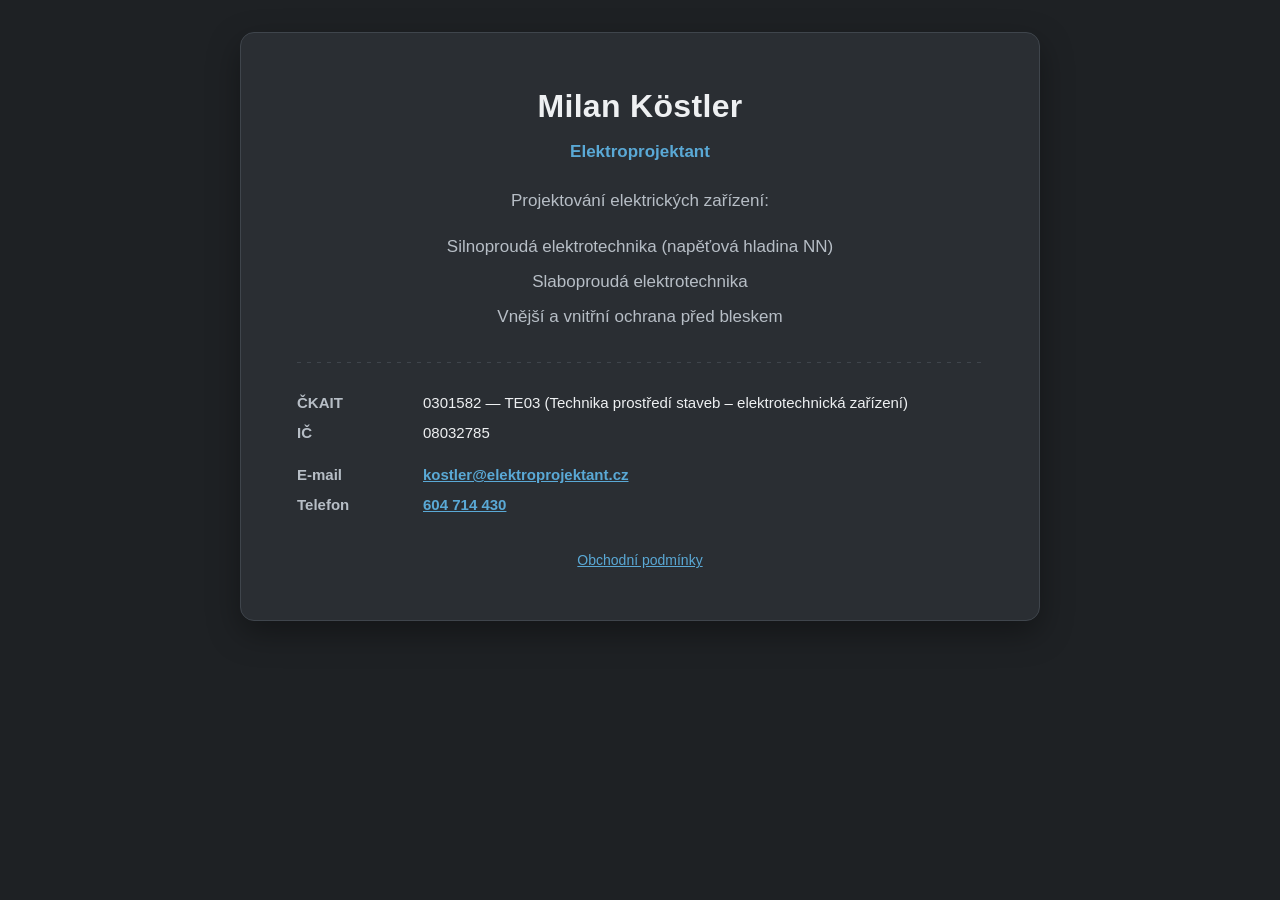
<file: index.html>
<!DOCTYPE html>
<html lang="cs">
<head>
<meta charset="UTF-8">
<meta name="viewport" content="width=device-width, initial-scale=1.0">
<title>Milan Köstler — Elektroprojektant.cz</title>
<meta name="description" content="Projektování elektrických zařízení — silnoproudá a slaboproudá elektrotechnika, vnější a vnitřní ochrana před bleskem.">
<link rel="stylesheet" href="style.css">
</head>
<body>

<div class="page">
  <div class="card">

    <header class="card-header">
      <h1>Milan Köstler</h1>
      <p class="subtitle">Elektroprojektant</p>
    </header>

    <p class="lead">Projektování elektrických zařízení:</p>

    <ul class="scope-list">
      <li>Silnoproudá elektrotechnika (napěťová hladina NN)</li>
      <li>Slaboproudá elektrotechnika</li>
      <li>Vnější a vnitřní ochrana před bleskem</li>
    </ul>

    <div class="divider" aria-hidden="true"></div>

    <footer class="card-footer" id="kontakt">
      <dl class="credentials">
        <div><dt>ČKAIT</dt><dd>0301582 — TE03 (Technika prostředí staveb – elektrotechnická zařízení)</dd></div>
        <div><dt>IČ</dt><dd>08032785</dd></div>
      </dl>

      <dl class="contact">
        <div><dt>E-mail</dt><dd><a href="mailto:kostler@elektroprojektant.cz">kostler@elektroprojektant.cz</a></dd></div>
        <div><dt>Telefon</dt><dd><a href="tel:+420604714430">604 714 430</a></dd></div>
      </dl>

      <p class="footer-links"><a href="obchodni-podminky.html">Obchodní podmínky</a></p>
    </footer>

  </div>
</div>

</body>
</html>
</file>
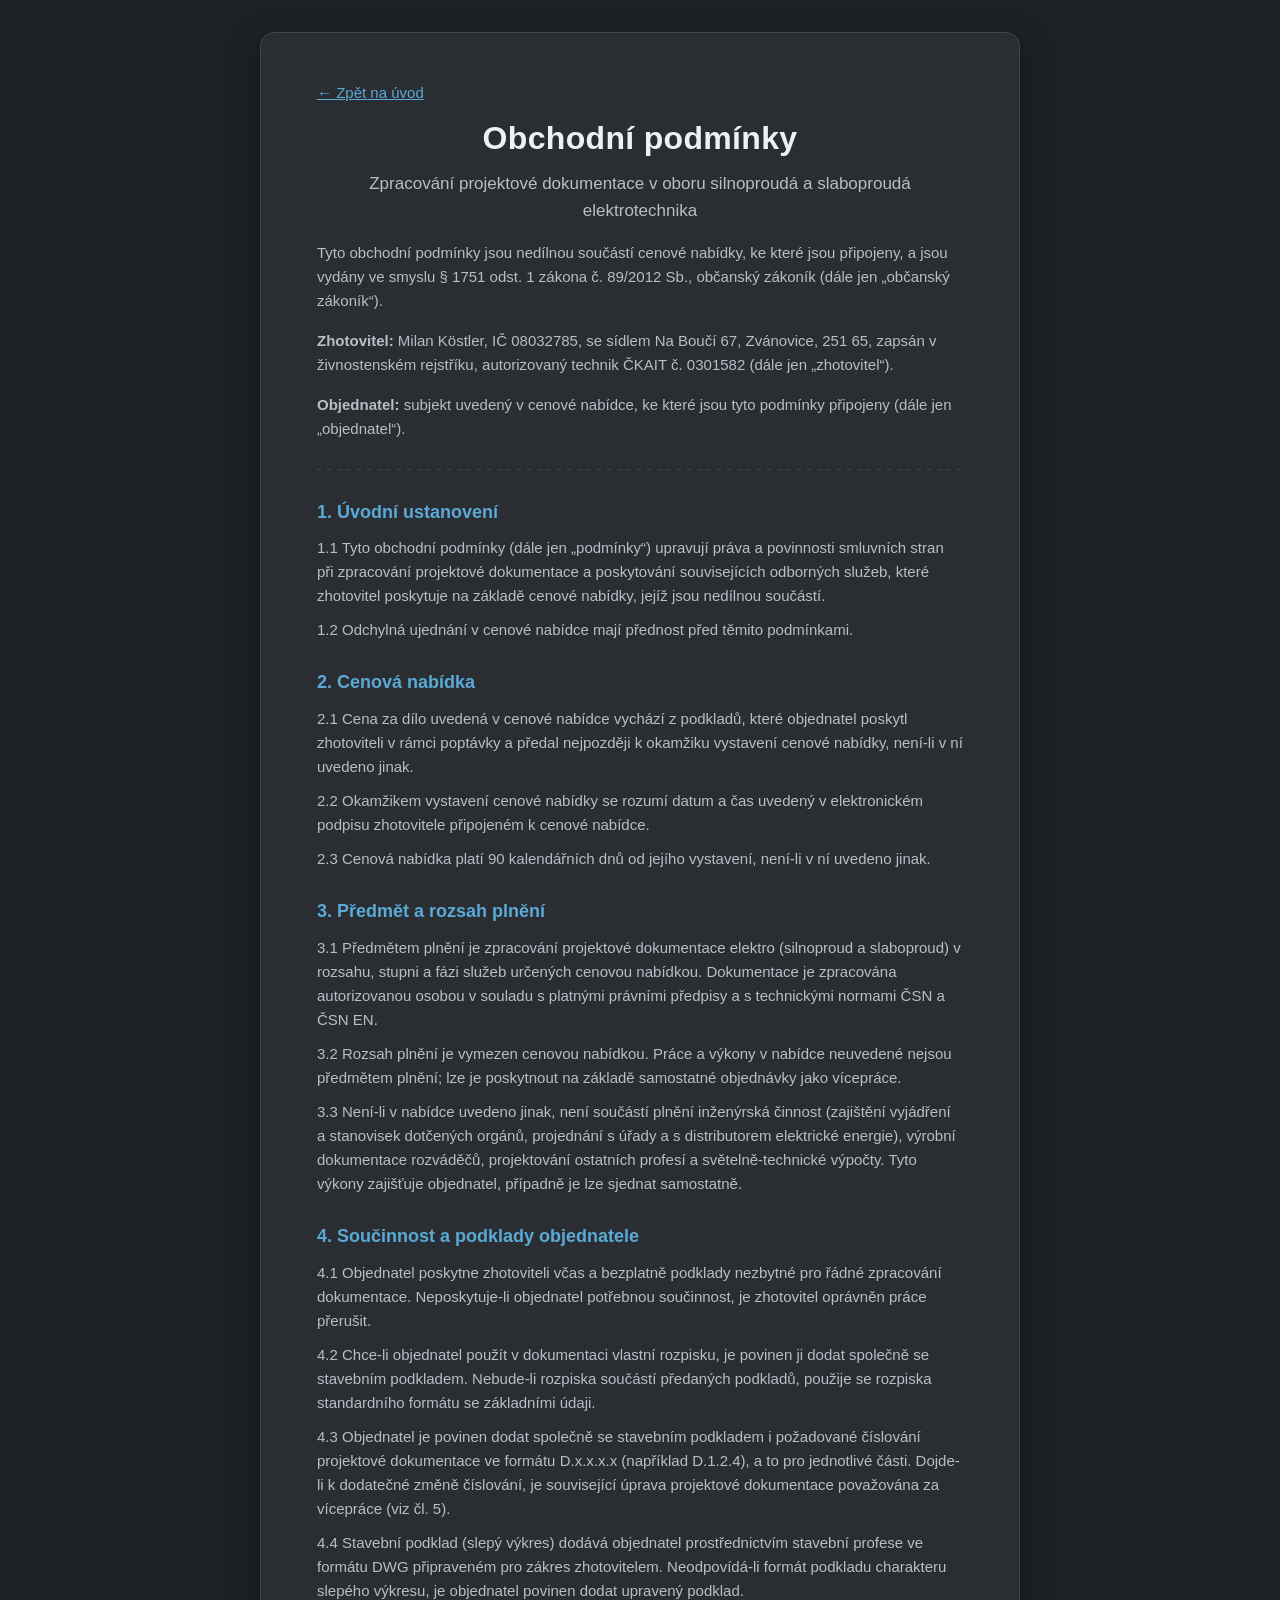
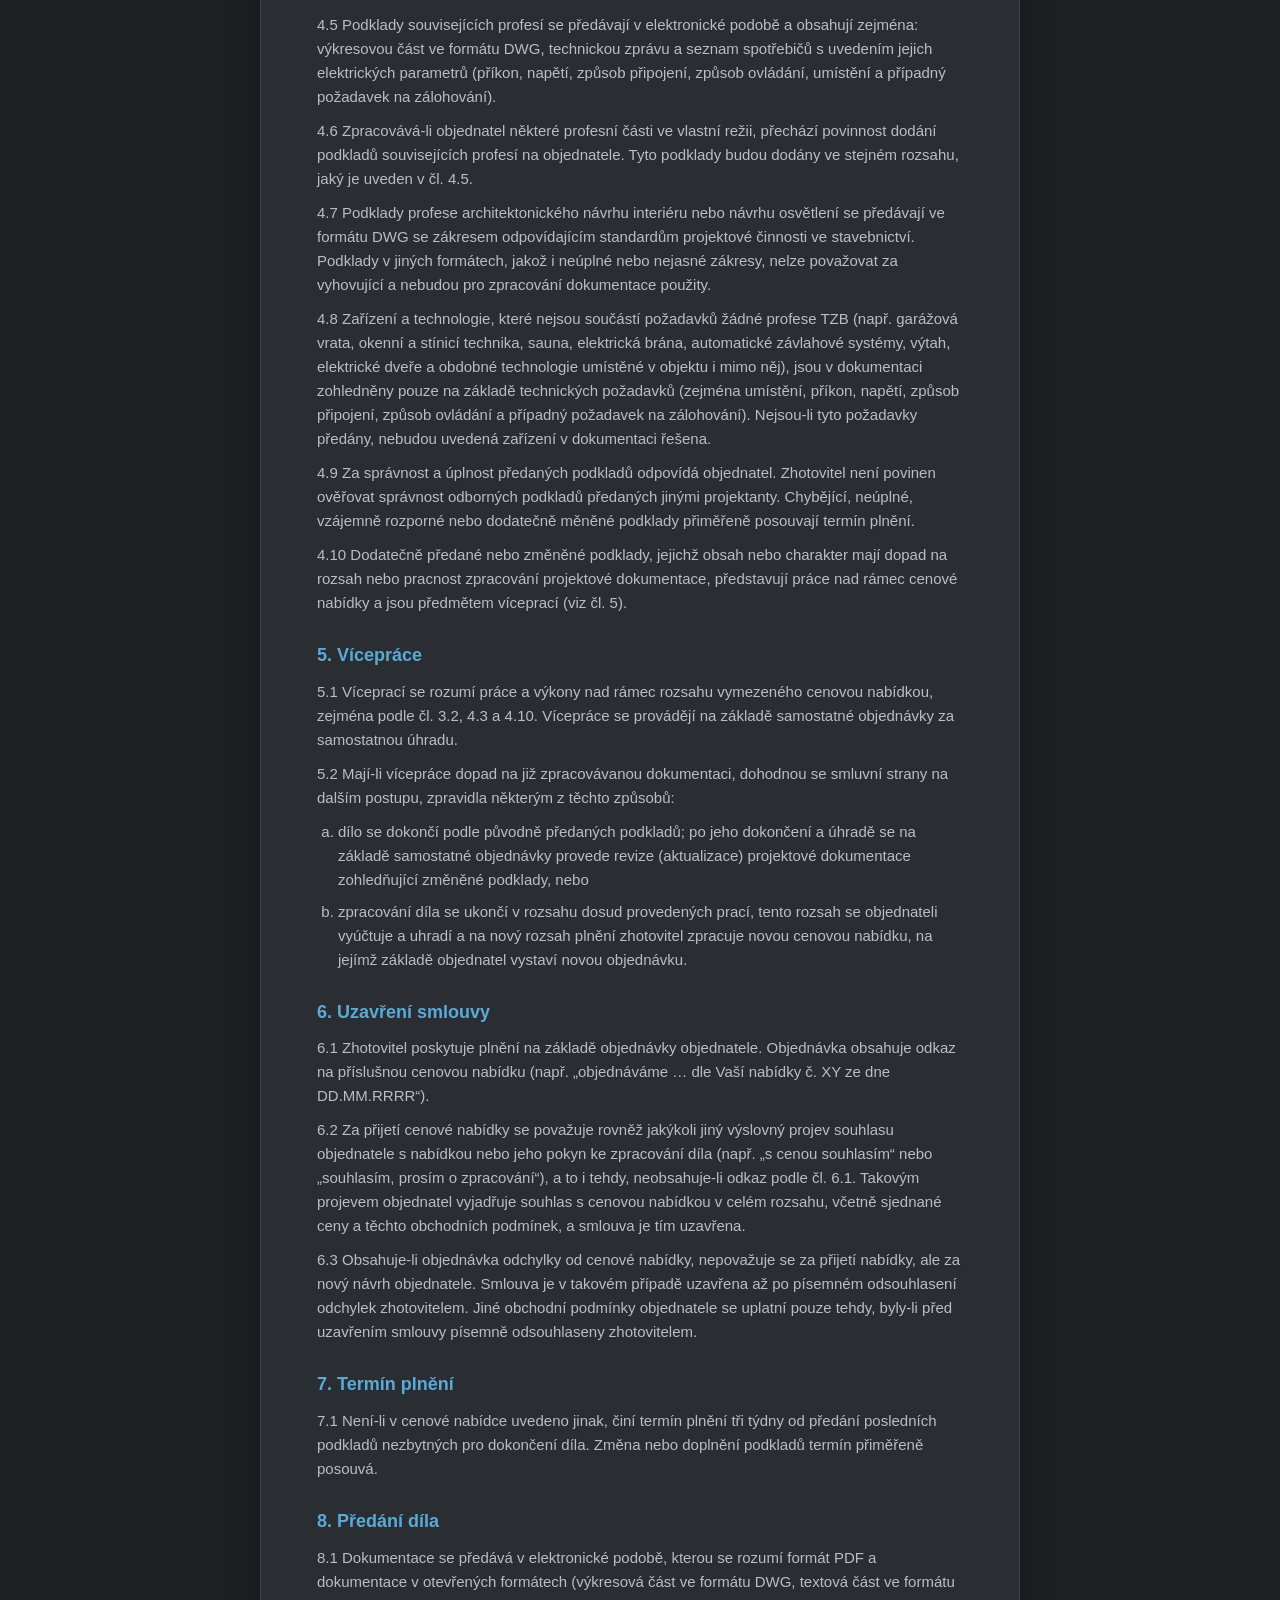
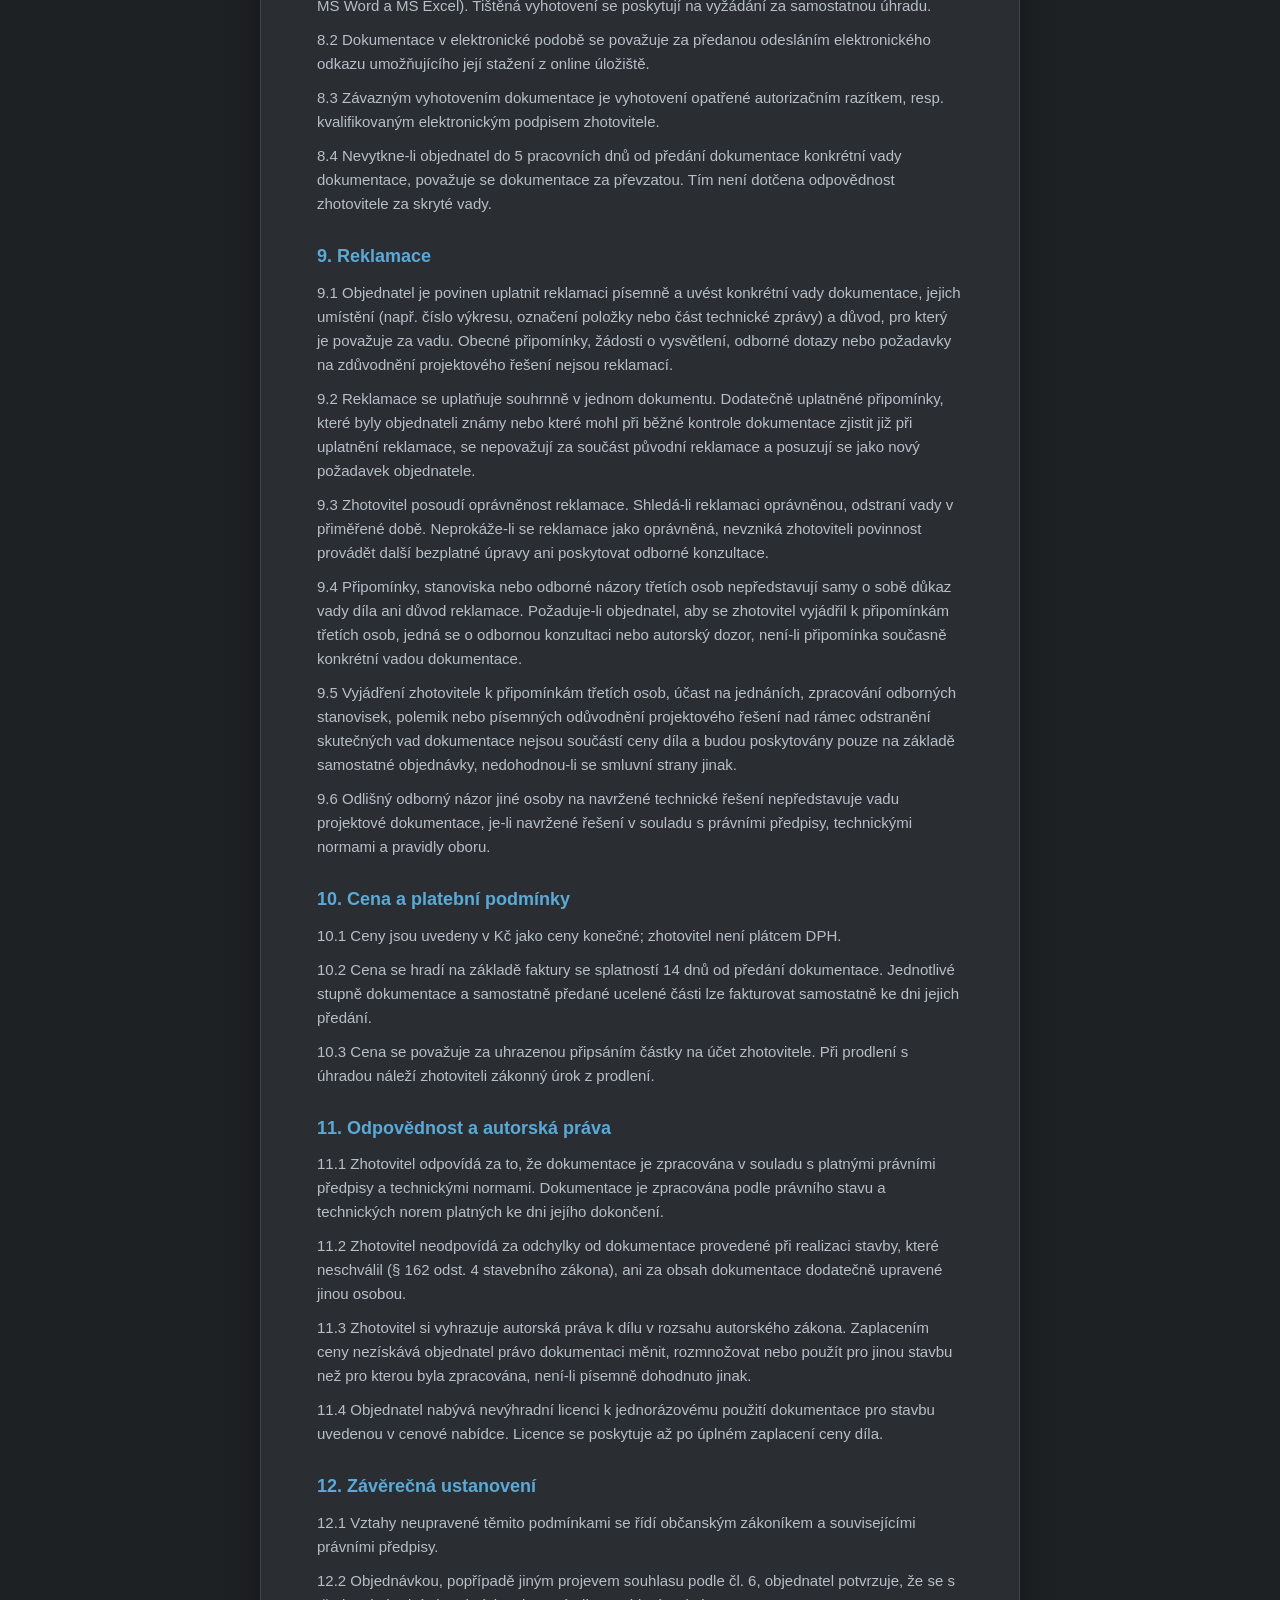
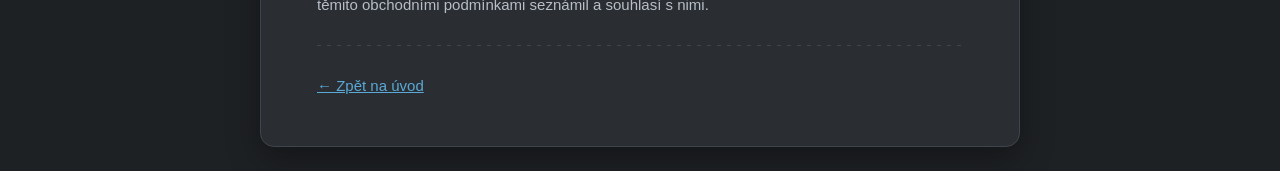
<file: obchodni-podminky.html>
<!DOCTYPE html>
<html lang="cs">
<head>
<meta charset="UTF-8">
<meta name="viewport" content="width=device-width, initial-scale=1.0">
<title>Obchodní podmínky — Milan Köstler, Elektroprojektant.cz</title>
<meta name="description" content="Obchodní podmínky pro zpracování projektové dokumentace v oboru silnoproudá a slaboproudá elektrotechnika.">
<link rel="stylesheet" href="style.css">
</head>
<body>

<div class="page">
  <div class="card card--wide legal">

    <p class="back-link"><a href="index.html">&larr; Zpět na úvod</a></p>

    <header class="card-header">
      <h1>Obchodní podmínky</h1>
      <p class="subtitle">Zpracování projektové dokumentace v oboru silnoproudá a slaboproudá elektrotechnika</p>
    </header>

    <p class="legal-intro">Tyto obchodní podmínky jsou nedílnou součástí cenové nabídky, ke které jsou připojeny, a jsou vydány ve smyslu § 1751 odst. 1 zákona č. 89/2012 Sb., občanský zákoník (dále jen „občanský zákoník“).</p>

    <p class="legal-intro"><strong>Zhotovitel:</strong> Milan Köstler, IČ 08032785, se sídlem Na Boučí 67, Zvánovice, 251 65, zapsán v živnostenském rejstříku, autorizovaný technik ČKAIT č. 0301582 (dále jen „zhotovitel“).</p>

    <p class="legal-intro"><strong>Objednatel:</strong> subjekt uvedený v cenové nabídce, ke které jsou tyto podmínky připojeny (dále jen „objednatel“).</p>

    <div class="divider" aria-hidden="true"></div>

    <section class="legal-section">
      <h2>1. Úvodní ustanovení</h2>
      <p>1.1 Tyto obchodní podmínky (dále jen „podmínky“) upravují práva a povinnosti smluvních stran při zpracování projektové dokumentace a poskytování souvisejících odborných služeb, které zhotovitel poskytuje na základě cenové nabídky, jejíž jsou nedílnou součástí.</p>
      <p>1.2 Odchylná ujednání v cenové nabídce mají přednost před těmito podmínkami.</p>
    </section>

    <section class="legal-section">
      <h2>2. Cenová nabídka</h2>
      <p>2.1 Cena za dílo uvedená v cenové nabídce vychází z podkladů, které objednatel poskytl zhotoviteli v rámci poptávky a předal nejpozději k okamžiku vystavení cenové nabídky, není-li v ní uvedeno jinak.</p>
      <p>2.2 Okamžikem vystavení cenové nabídky se rozumí datum a čas uvedený v elektronickém podpisu zhotovitele připojeném k cenové nabídce.</p>
      <p>2.3 Cenová nabídka platí 90 kalendářních dnů od jejího vystavení, není-li v ní uvedeno jinak.</p>
    </section>

    <section class="legal-section">
      <h2>3. Předmět a rozsah plnění</h2>
      <p>3.1 Předmětem plnění je zpracování projektové dokumentace elektro (silnoproud a slaboproud) v rozsahu, stupni a fázi služeb určených cenovou nabídkou. Dokumentace je zpracována autorizovanou osobou v souladu s platnými právními předpisy a s technickými normami ČSN a ČSN EN.</p>
      <p>3.2 Rozsah plnění je vymezen cenovou nabídkou. Práce a výkony v nabídce neuvedené nejsou předmětem plnění; lze je poskytnout na základě samostatné objednávky jako vícepráce.</p>
      <p>3.3 Není-li v nabídce uvedeno jinak, není součástí plnění inženýrská činnost (zajištění vyjádření a stanovisek dotčených orgánů, projednání s úřady a s distributorem elektrické energie), výrobní dokumentace rozváděčů, projektování ostatních profesí a světelně-technické výpočty. Tyto výkony zajišťuje objednatel, případně je lze sjednat samostatně.</p>
    </section>

    <section class="legal-section">
      <h2>4. Součinnost a podklady objednatele</h2>
      <p>4.1 Objednatel poskytne zhotoviteli včas a bezplatně podklady nezbytné pro řádné zpracování dokumentace. Neposkytuje-li objednatel potřebnou součinnost, je zhotovitel oprávněn práce přerušit.</p>
      <p>4.2 Chce-li objednatel použít v dokumentaci vlastní rozpisku, je povinen ji dodat společně se stavebním podkladem. Nebude-li rozpiska součástí předaných podkladů, použije se rozpiska standardního formátu se základními údaji.</p>
      <p>4.3 Objednatel je povinen dodat společně se stavebním podkladem i požadované číslování projektové dokumentace ve formátu D.x.x.x.x (například D.1.2.4), a to pro jednotlivé části. Dojde-li k dodatečné změně číslování, je související úprava projektové dokumentace považována za vícepráce (viz čl. 5).</p>
      <p>4.4 Stavební podklad (slepý výkres) dodává objednatel prostřednictvím stavební profese ve formátu DWG připraveném pro zákres zhotovitelem. Neodpovídá-li formát podkladu charakteru slepého výkresu, je objednatel povinen dodat upravený podklad.</p>
      <p>4.5 Podklady souvisejících profesí se předávají v elektronické podobě a obsahují zejména: výkresovou část ve formátu DWG, technickou zprávu a seznam spotřebičů s uvedením jejich elektrických parametrů (příkon, napětí, způsob připojení, způsob ovládání, umístění a případný požadavek na zálohování).</p>
      <p>4.6 Zpracovává-li objednatel některé profesní části ve vlastní režii, přechází povinnost dodání podkladů souvisejících profesí na objednatele. Tyto podklady budou dodány ve stejném rozsahu, jaký je uveden v čl. 4.5.</p>
      <p>4.7 Podklady profese architektonického návrhu interiéru nebo návrhu osvětlení se předávají ve formátu DWG se zákresem odpovídajícím standardům projektové činnosti ve stavebnictví. Podklady v jiných formátech, jakož i neúplné nebo nejasné zákresy, nelze považovat za vyhovující a nebudou pro zpracování dokumentace použity.</p>
      <p>4.8 Zařízení a technologie, které nejsou součástí požadavků žádné profese TZB (např. garážová vrata, okenní a stínicí technika, sauna, elektrická brána, automatické závlahové systémy, výtah, elektrické dveře a obdobné technologie umístěné v objektu i mimo něj), jsou v dokumentaci zohledněny pouze na základě technických požadavků (zejména umístění, příkon, napětí, způsob připojení, způsob ovládání a případný požadavek na zálohování). Nejsou-li tyto požadavky předány, nebudou uvedená zařízení v dokumentaci řešena.</p>
      <p>4.9 Za správnost a úplnost předaných podkladů odpovídá objednatel. Zhotovitel není povinen ověřovat správnost odborných podkladů předaných jinými projektanty. Chybějící, neúplné, vzájemně rozporné nebo dodatečně měněné podklady přiměřeně posouvají termín plnění.</p>
      <p>4.10 Dodatečně předané nebo změněné podklady, jejichž obsah nebo charakter mají dopad na rozsah nebo pracnost zpracování projektové dokumentace, představují práce nad rámec cenové nabídky a jsou předmětem víceprací (viz čl. 5).</p>
    </section>

    <section class="legal-section">
      <h2>5. Vícepráce</h2>
      <p>5.1 Víceprací se rozumí práce a výkony nad rámec rozsahu vymezeného cenovou nabídkou, zejména podle čl. 3.2, 4.3 a 4.10. Vícepráce se provádějí na základě samostatné objednávky za samostatnou úhradu.</p>
      <p>5.2 Mají-li vícepráce dopad na již zpracovávanou dokumentaci, dohodnou se smluvní strany na dalším postupu, zpravidla některým z těchto způsobů:</p>
      <ol class="legal-list" type="a">
        <li>dílo se dokončí podle původně předaných podkladů; po jeho dokončení a úhradě se na základě samostatné objednávky provede revize (aktualizace) projektové dokumentace zohledňující změněné podklady, nebo</li>
        <li>zpracování díla se ukončí v rozsahu dosud provedených prací, tento rozsah se objednateli vyúčtuje a uhradí a na nový rozsah plnění zhotovitel zpracuje novou cenovou nabídku, na jejímž základě objednatel vystaví novou objednávku.</li>
      </ol>
    </section>

    <section class="legal-section">
      <h2>6. Uzavření smlouvy</h2>
      <p>6.1 Zhotovitel poskytuje plnění na základě objednávky objednatele. Objednávka obsahuje odkaz na příslušnou cenovou nabídku (např. „objednáváme … dle Vaší nabídky č. XY ze dne DD.MM.RRRR“).</p>
      <p>6.2 Za přijetí cenové nabídky se považuje rovněž jakýkoli jiný výslovný projev souhlasu objednatele s nabídkou nebo jeho pokyn ke zpracování díla (např. „s cenou souhlasím“ nebo „souhlasím, prosím o zpracování“), a to i tehdy, neobsahuje-li odkaz podle čl. 6.1. Takovým projevem objednatel vyjadřuje souhlas s cenovou nabídkou v celém rozsahu, včetně sjednané ceny a těchto obchodních podmínek, a smlouva je tím uzavřena.</p>
      <p>6.3 Obsahuje-li objednávka odchylky od cenové nabídky, nepovažuje se za přijetí nabídky, ale za nový návrh objednatele. Smlouva je v takovém případě uzavřena až po písemném odsouhlasení odchylek zhotovitelem. Jiné obchodní podmínky objednatele se uplatní pouze tehdy, byly-li před uzavřením smlouvy písemně odsouhlaseny zhotovitelem.</p>
    </section>

    <section class="legal-section">
      <h2>7. Termín plnění</h2>
      <p>7.1 Není-li v cenové nabídce uvedeno jinak, činí termín plnění tři týdny od předání posledních podkladů nezbytných pro dokončení díla. Změna nebo doplnění podkladů termín přiměřeně posouvá.</p>
    </section>

    <section class="legal-section">
      <h2>8. Předání díla</h2>
      <p>8.1 Dokumentace se předává v elektronické podobě, kterou se rozumí formát PDF a dokumentace v otevřených formátech (výkresová část ve formátu DWG, textová část ve formátu MS Word a MS Excel). Tištěná vyhotovení se poskytují na vyžádání za samostatnou úhradu.</p>
      <p>8.2 Dokumentace v elektronické podobě se považuje za předanou odesláním elektronického odkazu umožňujícího její stažení z online úložiště.</p>
      <p>8.3 Závazným vyhotovením dokumentace je vyhotovení opatřené autorizačním razítkem, resp. kvalifikovaným elektronickým podpisem zhotovitele.</p>
      <p>8.4 Nevytkne-li objednatel do 5 pracovních dnů od předání dokumentace konkrétní vady dokumentace, považuje se dokumentace za převzatou. Tím není dotčena odpovědnost zhotovitele za skryté vady.</p>
    </section>

    <section class="legal-section">
      <h2>9. Reklamace</h2>
      <p>9.1 Objednatel je povinen uplatnit reklamaci písemně a uvést konkrétní vady dokumentace, jejich umístění (např. číslo výkresu, označení položky nebo část technické zprávy) a důvod, pro který je považuje za vadu. Obecné připomínky, žádosti o vysvětlení, odborné dotazy nebo požadavky na zdůvodnění projektového řešení nejsou reklamací.</p>
      <p>9.2 Reklamace se uplatňuje souhrnně v jednom dokumentu. Dodatečně uplatněné připomínky, které byly objednateli známy nebo které mohl při běžné kontrole dokumentace zjistit již při uplatnění reklamace, se nepovažují za součást původní reklamace a posuzují se jako nový požadavek objednatele.</p>
      <p>9.3 Zhotovitel posoudí oprávněnost reklamace. Shledá-li reklamaci oprávněnou, odstraní vady v přiměřené době. Neprokáže-li se reklamace jako oprávněná, nevzniká zhotoviteli povinnost provádět další bezplatné úpravy ani poskytovat odborné konzultace.</p>
      <p>9.4 Připomínky, stanoviska nebo odborné názory třetích osob nepředstavují samy o sobě důkaz vady díla ani důvod reklamace. Požaduje-li objednatel, aby se zhotovitel vyjádřil k připomínkám třetích osob, jedná se o odbornou konzultaci nebo autorský dozor, není-li připomínka současně konkrétní vadou dokumentace.</p>
      <p>9.5 Vyjádření zhotovitele k připomínkám třetích osob, účast na jednáních, zpracování odborných stanovisek, polemik nebo písemných odůvodnění projektového řešení nad rámec odstranění skutečných vad dokumentace nejsou součástí ceny díla a budou poskytovány pouze na základě samostatné objednávky, nedohodnou-li se smluvní strany jinak.</p>
      <p>9.6 Odlišný odborný názor jiné osoby na navržené technické řešení nepředstavuje vadu projektové dokumentace, je-li navržené řešení v souladu s právními předpisy, technickými normami a pravidly oboru.</p>
    </section>

    <section class="legal-section">
      <h2>10. Cena a platební podmínky</h2>
      <p>10.1 Ceny jsou uvedeny v Kč jako ceny konečné; zhotovitel není plátcem DPH.</p>
      <p>10.2 Cena se hradí na základě faktury se splatností 14 dnů od předání dokumentace. Jednotlivé stupně dokumentace a samostatně předané ucelené části lze fakturovat samostatně ke dni jejich předání.</p>
      <p>10.3 Cena se považuje za uhrazenou připsáním částky na účet zhotovitele. Při prodlení s úhradou náleží zhotoviteli zákonný úrok z prodlení.</p>
    </section>

    <section class="legal-section">
      <h2>11. Odpovědnost a autorská práva</h2>
      <p>11.1 Zhotovitel odpovídá za to, že dokumentace je zpracována v souladu s platnými právními předpisy a technickými normami. Dokumentace je zpracována podle právního stavu a technických norem platných ke dni jejího dokončení.</p>
      <p>11.2 Zhotovitel neodpovídá za odchylky od dokumentace provedené při realizaci stavby, které neschválil (§ 162 odst. 4 stavebního zákona), ani za obsah dokumentace dodatečně upravené jinou osobou.</p>
      <p>11.3 Zhotovitel si vyhrazuje autorská práva k dílu v rozsahu autorského zákona. Zaplacením ceny nezískává objednatel právo dokumentaci měnit, rozmnožovat nebo použít pro jinou stavbu než pro kterou byla zpracována, není-li písemně dohodnuto jinak.</p>
      <p>11.4 Objednatel nabývá nevýhradní licenci k jednorázovému použití dokumentace pro stavbu uvedenou v cenové nabídce. Licence se poskytuje až po úplném zaplacení ceny díla.</p>
    </section>

    <section class="legal-section">
      <h2>12. Závěrečná ustanovení</h2>
      <p>12.1 Vztahy neupravené těmito podmínkami se řídí občanským zákoníkem a souvisejícími právními předpisy.</p>
      <p>12.2 Objednávkou, popřípadě jiným projevem souhlasu podle čl. 6, objednatel potvrzuje, že se s těmito obchodními podmínkami seznámil a souhlasí s nimi.</p>
    </section>

    <div class="divider" aria-hidden="true"></div>

    <p class="back-link"><a href="index.html">&larr; Zpět na úvod</a></p>

  </div>
</div>

</body>
</html>
</file>
<file: style.css>
:root {
  --color-page-bg: #1e2124;
  --color-card-bg: #2a2e33;
  --color-card-bg-alt: #33383e;
  --color-text: #eef0f2;
  --color-text-muted: #b7bec6;
  --color-accent: #5aa9d6;
  --color-border: #3f454c;
  --max-width: 800px;
  --radius: 14px;
}

* {
  box-sizing: border-box;
}

html {
  -webkit-text-size-adjust: 100%;
}

body {
  margin: 0;
  font-family: -apple-system, BlinkMacSystemFont, "Segoe UI", Roboto, "Helvetica Neue", Arial, sans-serif;
  color: var(--color-text);
  background: var(--color-page-bg);
  line-height: 1.6;
}

.page {
  min-height: 100vh;
  padding: 32px 16px 24px;
  display: flex;
  flex-direction: column;
  align-items: center;
}

a {
  color: var(--color-accent);
}

a:hover,
a:focus {
  text-decoration: none;
}

.card {
  width: 100%;
  max-width: var(--max-width);
  background: var(--color-card-bg);
  border: 1px solid var(--color-border);
  border-radius: var(--radius);
  box-shadow: 0 12px 32px rgba(0, 0, 0, 0.35);
  padding: 36px 24px;
}

.card-header {
  text-align: center;
}

.card-header h1 {
  margin: 0;
  font-size: 2rem;
  letter-spacing: 0.01em;
}

.card-header .subtitle {
  margin: 6px 0 0;
  color: var(--color-accent);
  font-size: 1.0625rem;
  font-weight: 600;
}

.lead {
  max-width: 46em;
  margin: 22px auto 0;
  text-align: center;
  color: var(--color-text-muted);
  font-size: 1.0625rem;
}

.scope-list {
  max-width: 32em;
  margin: 14px auto 0;
  padding: 0;
  list-style: none;
  text-align: center;
  color: var(--color-text-muted);
  font-size: 1.0625rem;
}

.scope-list li {
  padding: 4px 0;
}

.divider {
  height: 1px;
  margin: 28px 0;
  background-image: linear-gradient(to right, var(--color-border) 40%, transparent 0%);
  background-size: 10px 1px;
  background-repeat: repeat-x;
  border: none;
}

.card-footer {
  display: flex;
  flex-direction: column;
  gap: 18px;
}

.credentials,
.contact {
  margin: 0;
  display: grid;
  grid-template-columns: max-content 1fr;
  gap: 6px 16px;
  font-size: 0.9375rem;
}

.credentials div,
.contact div {
  display: contents;
}

dt {
  color: var(--color-text-muted);
  font-weight: 600;
}

dd {
  margin: 0;
  color: var(--color-text);
}

.contact dd a {
  font-weight: 600;
}

.card--wide {
  max-width: 760px;
}

.legal .card-header {
  margin-top: 8px;
}

.legal .subtitle {
  font-weight: 400;
  color: var(--color-text-muted);
}

.back-link {
  margin: 0;
  font-size: 0.9375rem;
}

.legal-intro {
  color: var(--color-text-muted);
  font-size: 0.9375rem;
  margin: 16px 0 0;
}

.legal-section {
  margin-top: 26px;
}

.legal-section h2 {
  font-size: 1.125rem;
  margin: 0 0 10px;
  color: var(--color-accent);
}

.legal-section p {
  margin: 0 0 10px;
  color: var(--color-text-muted);
  font-size: 0.9375rem;
}

.legal-list {
  margin: 0 0 10px;
  padding-left: 1.4em;
  color: var(--color-text-muted);
  font-size: 0.9375rem;
}

.legal-list li {
  margin-bottom: 8px;
}

.footer-links {
  margin: 14px 0 0;
  text-align: center;
  font-size: 0.875rem;
}

@media (min-width: 640px) {
  .card {
    padding: 48px 56px;
  }

  .credentials,
  .contact {
    grid-template-columns: 110px 1fr;
  }
}
</file>
